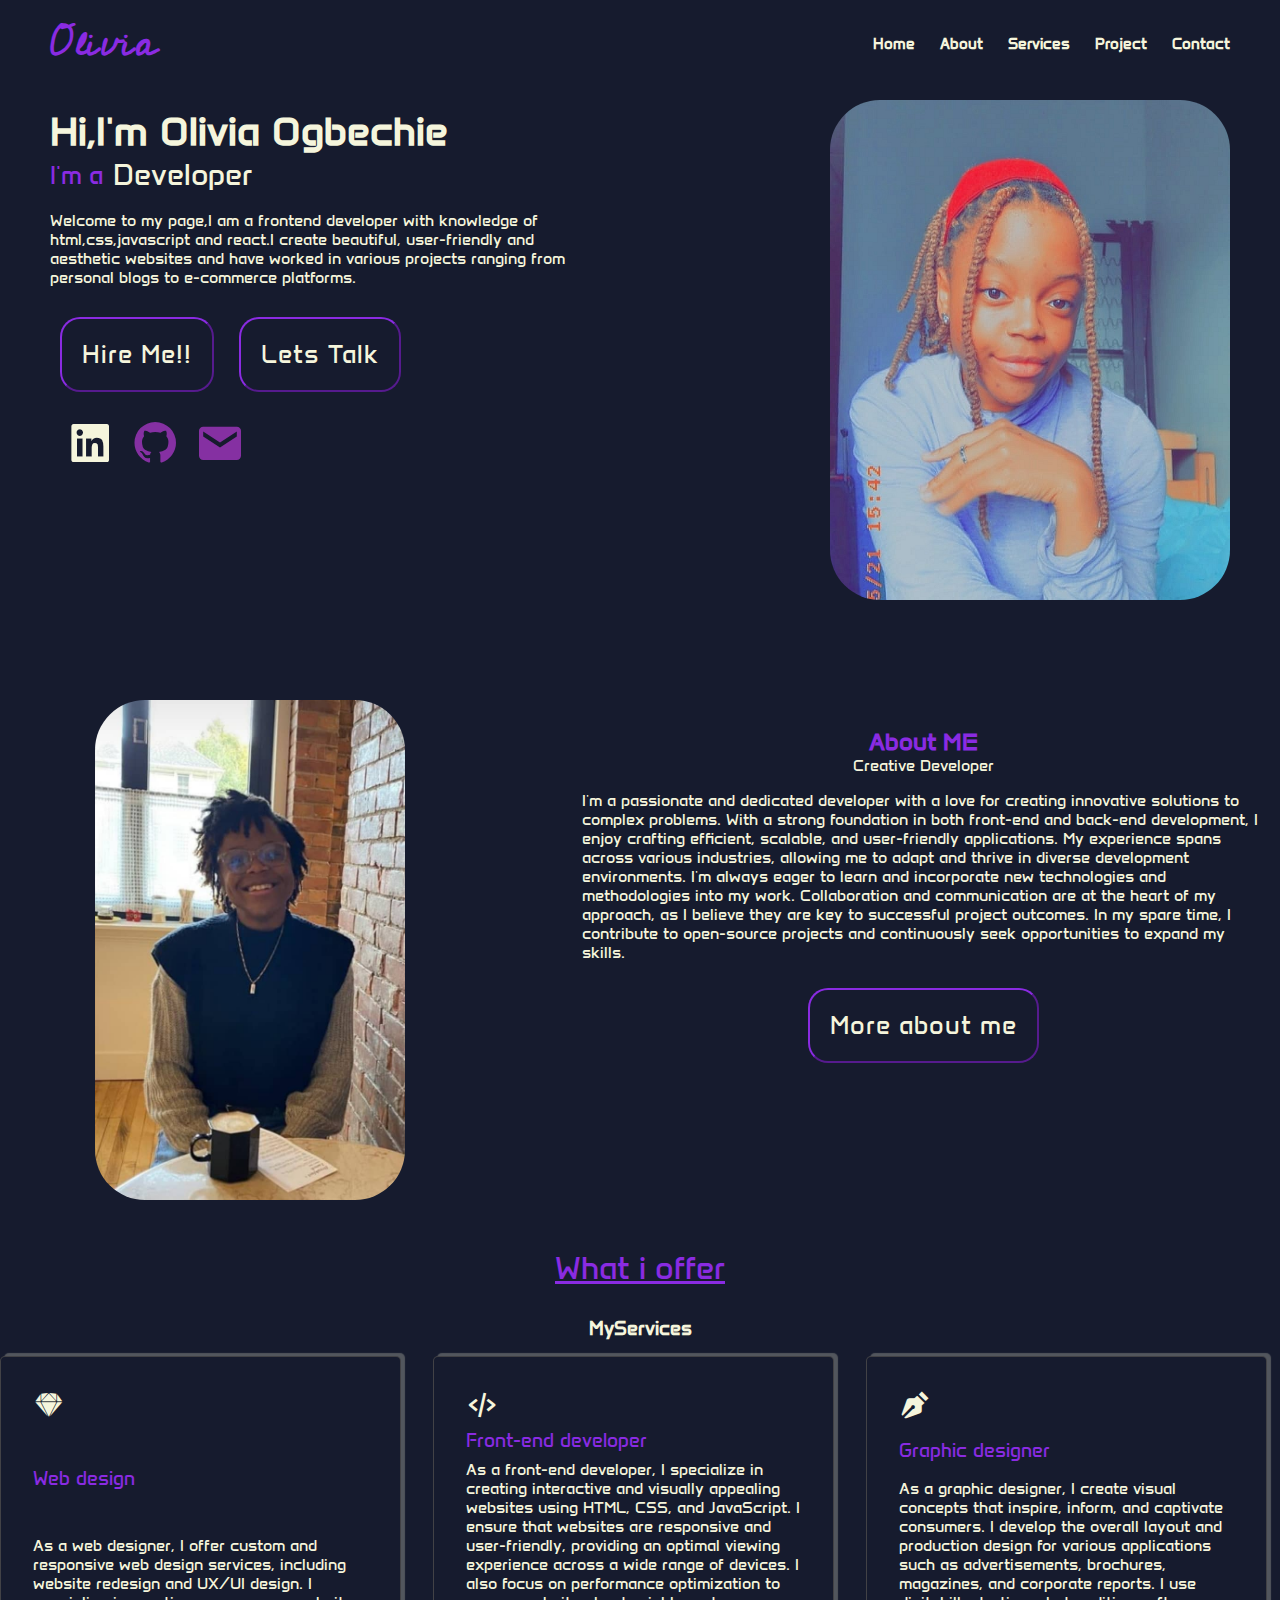
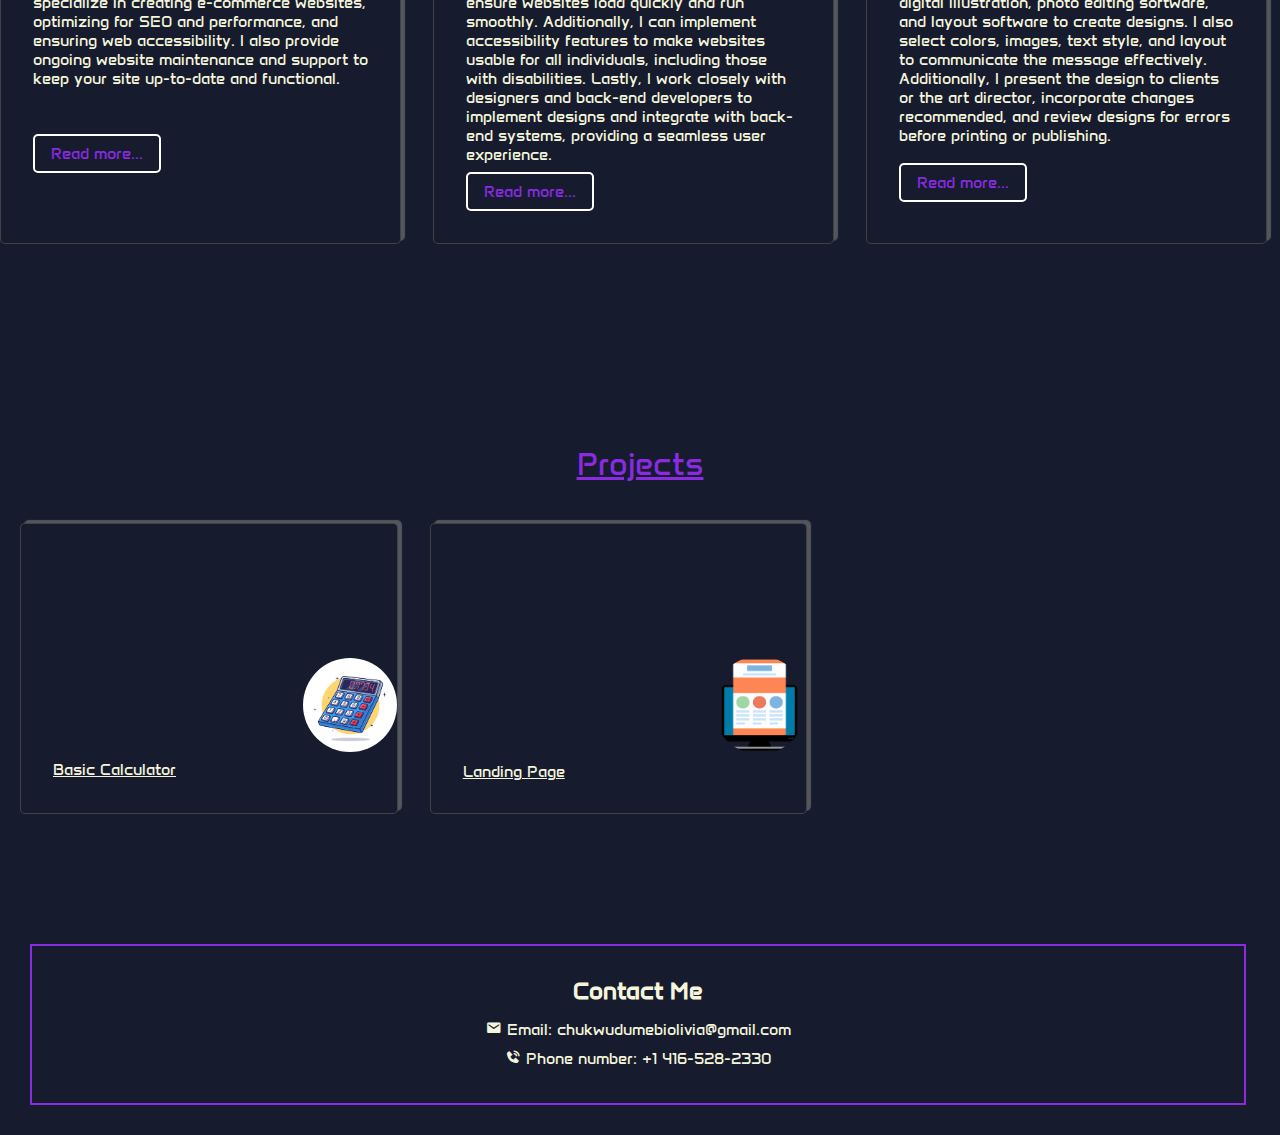
<file: Portfolio/index.html>
<!DOCTYPE html>
<html lang="en">
  <head>
    <meta charset="UTF-8">
    <meta name="viewport" content="width=device-width,initial-scale=1">
    <title>Personal Portfolio</title>
    <link rel="stylesheet" href="style.css">
    <link href='https://unpkg.com/boxicons@2.1.4/css/boxicons.min.css'
      rel='stylesheet'>
  </head>

  <body>
    <header class="header">
      <a href="#" class="header-name">Olivia</a>

      <nav class="navbar">
        <a href="#home_section">Home</a>
        <a href="#about_section">About</a>
        <a href="#service_section">Services</a>
        <a href="#project_section">Project</a>
        <a href="#contact_section">Contact</a>
      </nav>
    </header>

    <section class="home" id="home_section">
      <div class="home-content">
        <h1 class="Introduction">Hi,I'm Olivia Ogbechie</h1>

        <div class="wrapper">
          <div class="static-txt">I'm a</div>
          <ul class="dynamic-txt">
            <li><span>Developer</span></li>
            <li><span>Freelancer</span></li>
            <li><span>Blogger</span></li>
          </ul>
        </div>

        <p>Welcome to my page,I am a frontend developer with knowledge of
          html,css,javascript and react.I create beautiful, user-friendly and
          aesthetic websites and have worked in various projects ranging from
          personal blogs to e-commerce platforms.</p>

        <div class="button">
          <a href="#"><button>Hire Me!!</button></a>
          <a href="#contact_section"><button>Lets Talk</button></a>
        </div>
        <div class="home-icons">
          <a href="https://www.linkedin.com/in/olivia-ogbechie-226131265/" target="_blank"><i class='bx bxl-linkedin-square'></i></a>
          <a href="https://github.com/OliviaOgbechie" target="_blank"><i class='bx bxl-github' style='color:#8530a2'></i></a>
          <a href="chukwudumebiolivia@gmail.com" target="_blank"><i class='bx bxs-envelope bx-tada'
              style='color:#8530a2'></i></a>
        </div>

      </div>

      <img src="img/ME.jpg" alt="My picture">

    </section>

    <section class="About" id="about_section">
      <div class="about_container">
        <div class="about_image">
          <img src="img/IMG-20231122-WA0000.jpg" alt="me">
        </div>
        <div class="about_content">
          <h2 class="about_title">About <span>ME</span></h2>
          <p class="about_subtitle">Creative Developer</p>
          <p class="about_description">I'm a passionate and dedicated developer
            with a love for creating innovative solutions to complex problems.
            With a strong foundation in both front-end and back-end development,
            I enjoy crafting efficient, scalable, and user-friendly
            applications. My experience spans across various industries,
            allowing me to adapt and thrive in diverse development environments.
            I'm always eager to learn and incorporate new technologies and
            methodologies into my work. Collaboration and communication are at
            the heart of my approach, as I believe they are key to successful
            project outcomes. In my spare time, I contribute to open-source
            projects and continuously seek opportunities to expand my
            skills.</p>
          <button class="about_btn">More about me</button>

        </div>
      </div>
    </section>
    <!--About section ends-->

    <!--Service section starts-->
    <section class="service" id="service_section">
      <div class="service_container">
        <p class="service_subtitle">What i offer</p>
        <h3 class="service_title"><span>My</span>Services</h3>
        <div class="service_grid">
          <!--service grid 1-->
          <div class="service_card">
            <i class='bx bxl-sketch'></i>
            <h4>Web design</h4>
            <p>As a web designer, I offer custom and responsive web design
              services, including website redesign and UX/UI design. I
              specialize in creating e-commerce websites, optimizing for SEO and
              performance, and ensuring web accessibility. I also provide
              ongoing website maintenance and support to keep your site
              up-to-date and functional.</p>
            <a href="#" class="read_more">Read more...</a>
          </div>

          <!--service grid 2-->
          <div class="service_card">
            <i class='bx bx-code-alt'></i>
            <h4>Front-end developer</h4>
            <p>As a front-end developer, I specialize in creating interactive
              and visually appealing websites using HTML, CSS, and JavaScript. I
              ensure that websites are responsive and user-friendly, providing
              an optimal viewing experience across a wide range of devices. I
              also focus on performance optimization to ensure websites load
              quickly and run smoothly. Additionally, I can implement
              accessibility features to make websites usable for all
              individuals, including those with disabilities. Lastly, I work
              closely with designers and back-end developers to implement
              designs and integrate with back-end systems, providing a seamless
              user experience.</p>
            <a href="#" class="read_more">Read more...</a>
          </div>

          <!--service grid 3-->
          <div class="service_card">
            <i class='bx bxs-pen'></i>
            <h4>Graphic designer</h4>
            <p>As a graphic designer, I create visual concepts that inspire,
              inform, and captivate consumers. I develop the overall layout and
              production design for various applications such as advertisements,
              brochures, magazines, and corporate reports. I use digital
              illustration, photo editing software, and layout software to
              create designs. I also select colors, images, text style, and
              layout to communicate the message effectively. Additionally, I
              present the design to clients or the art director, incorporate
              changes recommended, and review designs for errors before printing
              or publishing.</p>
            <a href="#" class="read_more">Read more...</a>
          </div>
        </div>
      </div>
    </section>

    <!--Project section stats here-->
    <section class="Project" id="project_section">
      <div class="project_container">
        <p class="project_title">Projects</p>
        <div class="project_grid">
          <!--Project card 1-->
          <div class="project_card">
            <img src="img/9500_2_2_03.jpg" alt="calculator">
            <a href="Calculator - Copy\index.html" target="_blank">Basic Calculator</a>
          </div>
          <!--Project card 2-->
          <div class="project_card">
            <img
              src="img/kisspng-landing-page-advertising-agency-internet-5ae0fbb85be7c5.8196100615246939443765.png"
              alt="Landing page">
            <a href="Landing Page\index.html" target="_blank">Landing Page</a>
          </div>
        </div>
      </div>
    </section>

    <!--Contact section starts here-->
    <section class="contact_container" id="contact_section">
      <div class="contact_title">
        <h2 class="contact_me">Contact Me</h2>
      </div>
      <footer class="footer">

        <p class="email"><i class='bx bxs-envelope'></i> Email:
          chukwudumebiolivia@gmail.com</p>
        <p class="number"><i class='bx bxs-phone-call'></i> Phone number: +1
          416-528-2330</p>

      </footer>

    </section>

  </body>
</html>
</file>
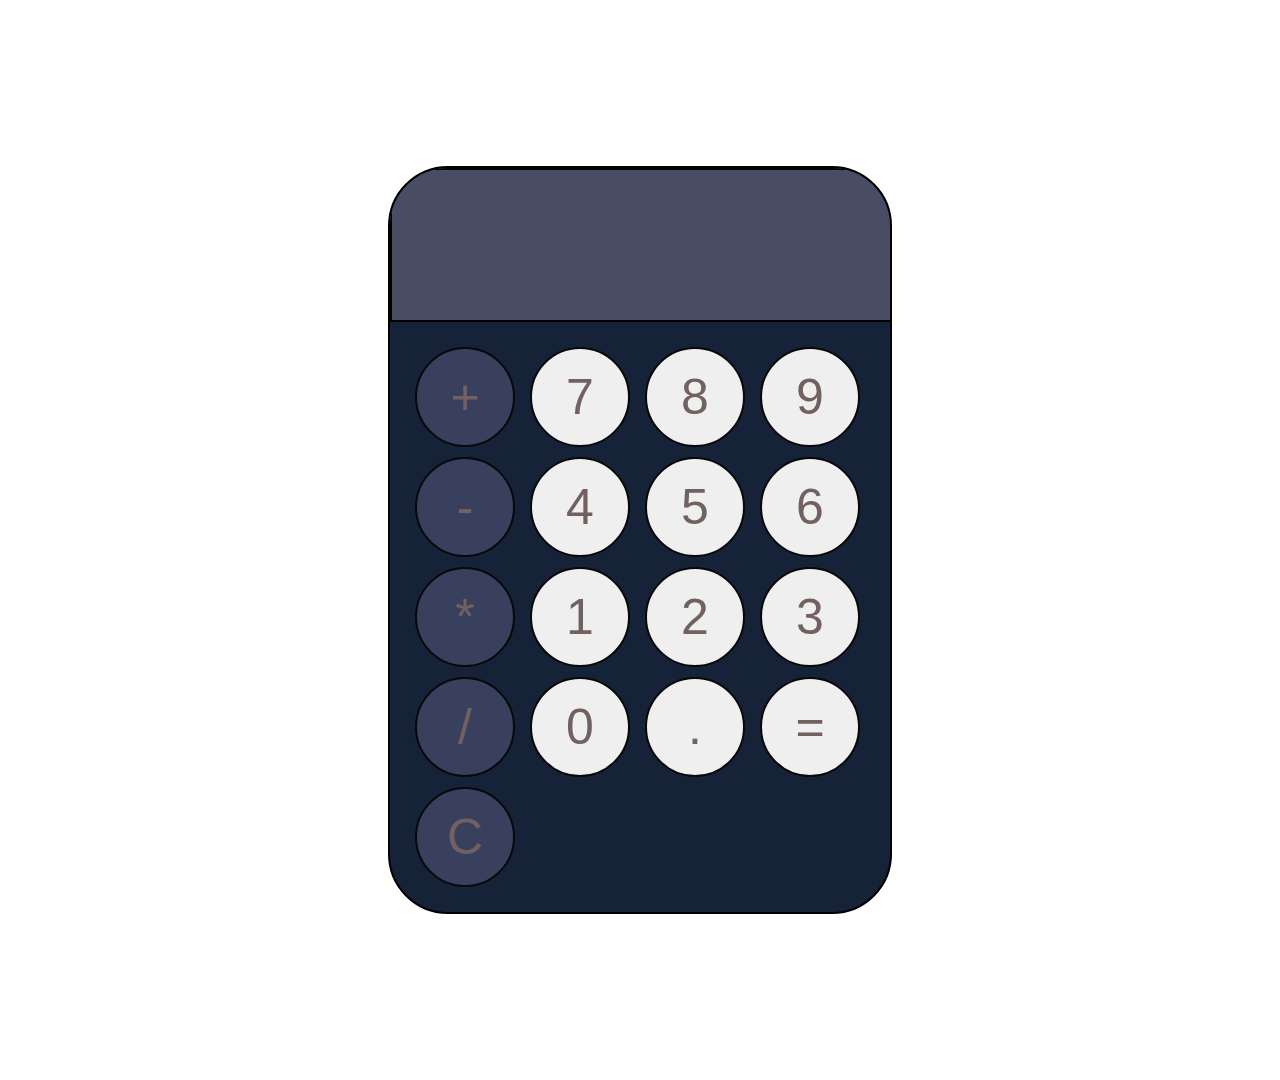
<file: Portfolio/Calculator - Copy/index.html>
<!DOCTYPE html>
<html lang="en">
  <head>
    <meta charset="UTF-8">
    <meta name="viewport" content="width=device-width", initial-scale="1.0">
    <title>Calculator</title>
    <link rel="stylesheet" href="styles.css">
  </head>

  <body>
    <div id="container">
      <input id="display" readonly>
      <div id="keys">
        <button onclick="toDisplay('+')" class="operator-btn">+</button>
        <button onclick="toDisplay('7')">7</button>
        <button onclick="toDisplay('8')">8</button>
        <button onclick="toDisplay('9')">9</button>
        <button onclick="toDisplay('-')" class="operator-btn">-</button>
        <button onclick="toDisplay('4')">4</button>
        <button onclick="toDisplay('5')">5</button>
        <button onclick="toDisplay('6')">6</button>
        <button onclick="toDisplay('*')" class="operator-btn">*</button>
        <button onclick="toDisplay('1')">1</button>
        <button onclick="toDisplay('2')">2</button>
        <button onclick="toDisplay('3')">3</button>
        <button onclick="toDisplay('/')" class="operator-btn">/</button>
        <button onclick="toDisplay('0')">0</button>
        <button onclick="toDisplay('.')">.</button>
        <button onclick="calculate()">=</button>
        <button onclick="clearTheDisplay()" class="operator-btn">C</button>
        
      </div>

    </div>
    <script src="calculator.js"></script>
  </body>
</html>
</file>
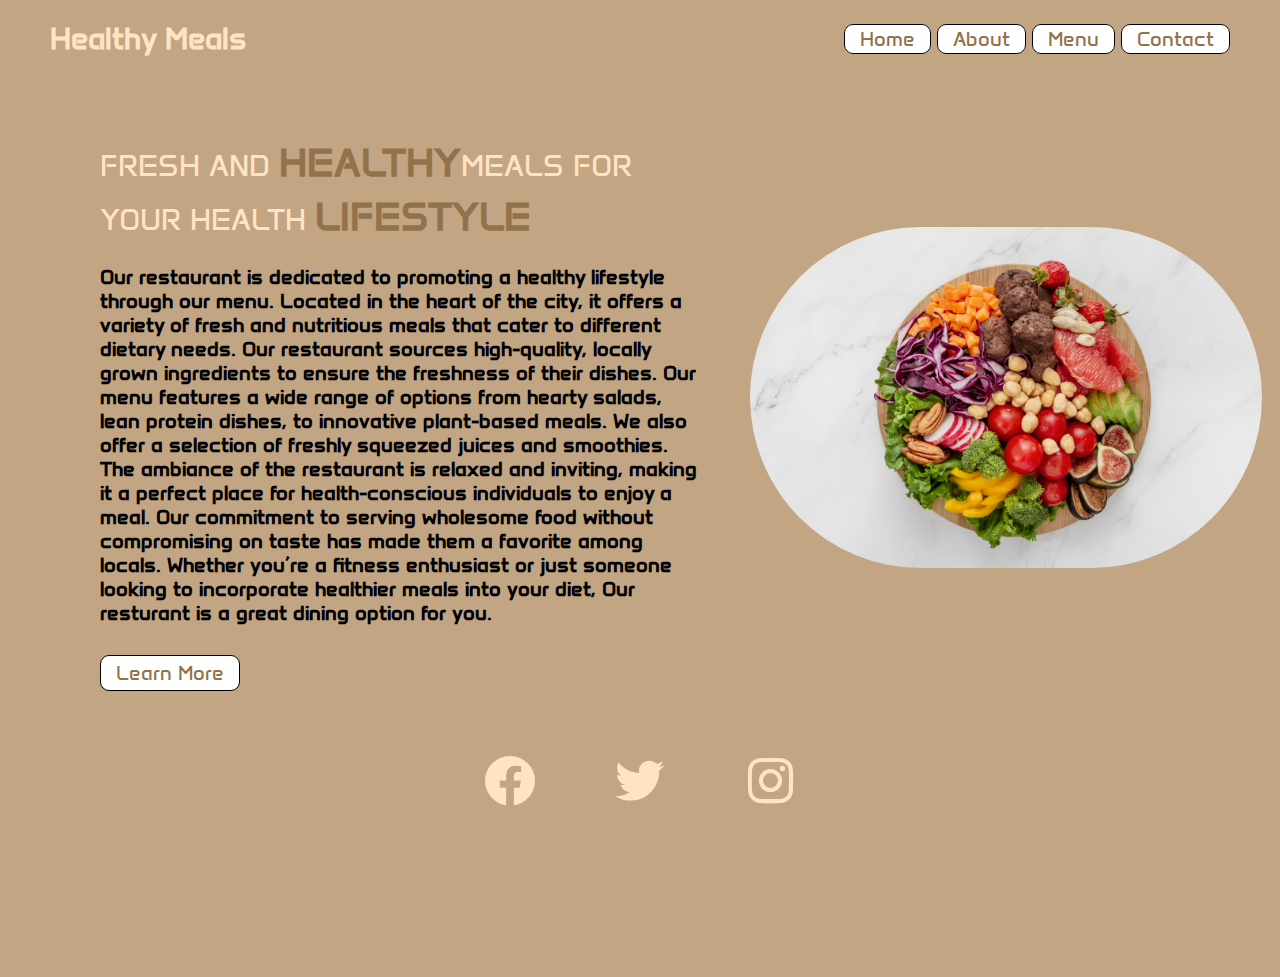
<file: Portfolio/Landing Page/index.html>
<!DOCTYPE html>
<html lang="en">
  <head>
    <meta charset="UTF-8">
    <meta name="viewport" content="width=device-width", initial-scale="1.0">
    <title>Landing Page</title>
    <link rel="stylesheet" href="Page.css">
    <link href='https://unpkg.com/boxicons@2.1.4/css/boxicons.min.css' rel='stylesheet'>
  </head>

  <body>
    <input type="checkbox" id="check">
    <header class="header">
      <a href="#" class="logo">
        <h1>Healthy Meals</h1>
      </a>

      <nav class="nav_menu">
        
        <a href="#" class="nav_item">Home</a>
        <a href="#" class="nav_item">About</a>
        <a href="#" class="nav_item">Menu</a>
        <a href="#" class="nav_item">Contact</a>

      </nav>
      <label for="check">
        <i class='bx bx-menu'></i>
        <i class='bx bx-x-circle'></i>
      </label>
    </header>
    <!--Header section ends here-->

    <section class="home">
      <div class="content">
        <h1 class="heading1">Fresh and <span>healthy</span>meals for your health <span>lifestyle</span></h1>
        <p class="description">Our restaurant is dedicated to promoting a healthy lifestyle through our menu. Located in the heart of the city, it offers a variety of fresh and nutritious meals that cater to different dietary needs. Our restaurant sources high-quality, locally grown ingredients to ensure the freshness of their dishes. Our menu features a wide range of options from hearty salads, lean protein dishes, to innovative plant-based meals. We also offer a selection of freshly squeezed juices and smoothies. The ambiance of the restaurant is relaxed and inviting, making it a perfect place for health-conscious individuals to enjoy a meal. Our commitment to serving wholesome food without compromising on taste has made them a favorite among locals. Whether you’re a fitness enthusiast or just someone looking to incorporate healthier meals into your diet, Our resturant is a great dining option for you.</p>
        <a><button class="btn">Learn More</button></a>
        
      </div>

      <img src="img/flexitarian-diet-food-arrangement.jpg" alt="">
      

      <div class="media-icons">
        <a href="#" class="facebook"><i class='bx bxl-facebook-circle'></i></a>
        <a href="#" class="twitter"><i class='bx bxl-twitter bx-tada' ></i></a>
        <a href="#" class="instagram"><i class='bx bxl-instagram'></i></a>
      </div>    
      
    </section>
    



    <script src=""></script>
  </body>
</html>
</file>
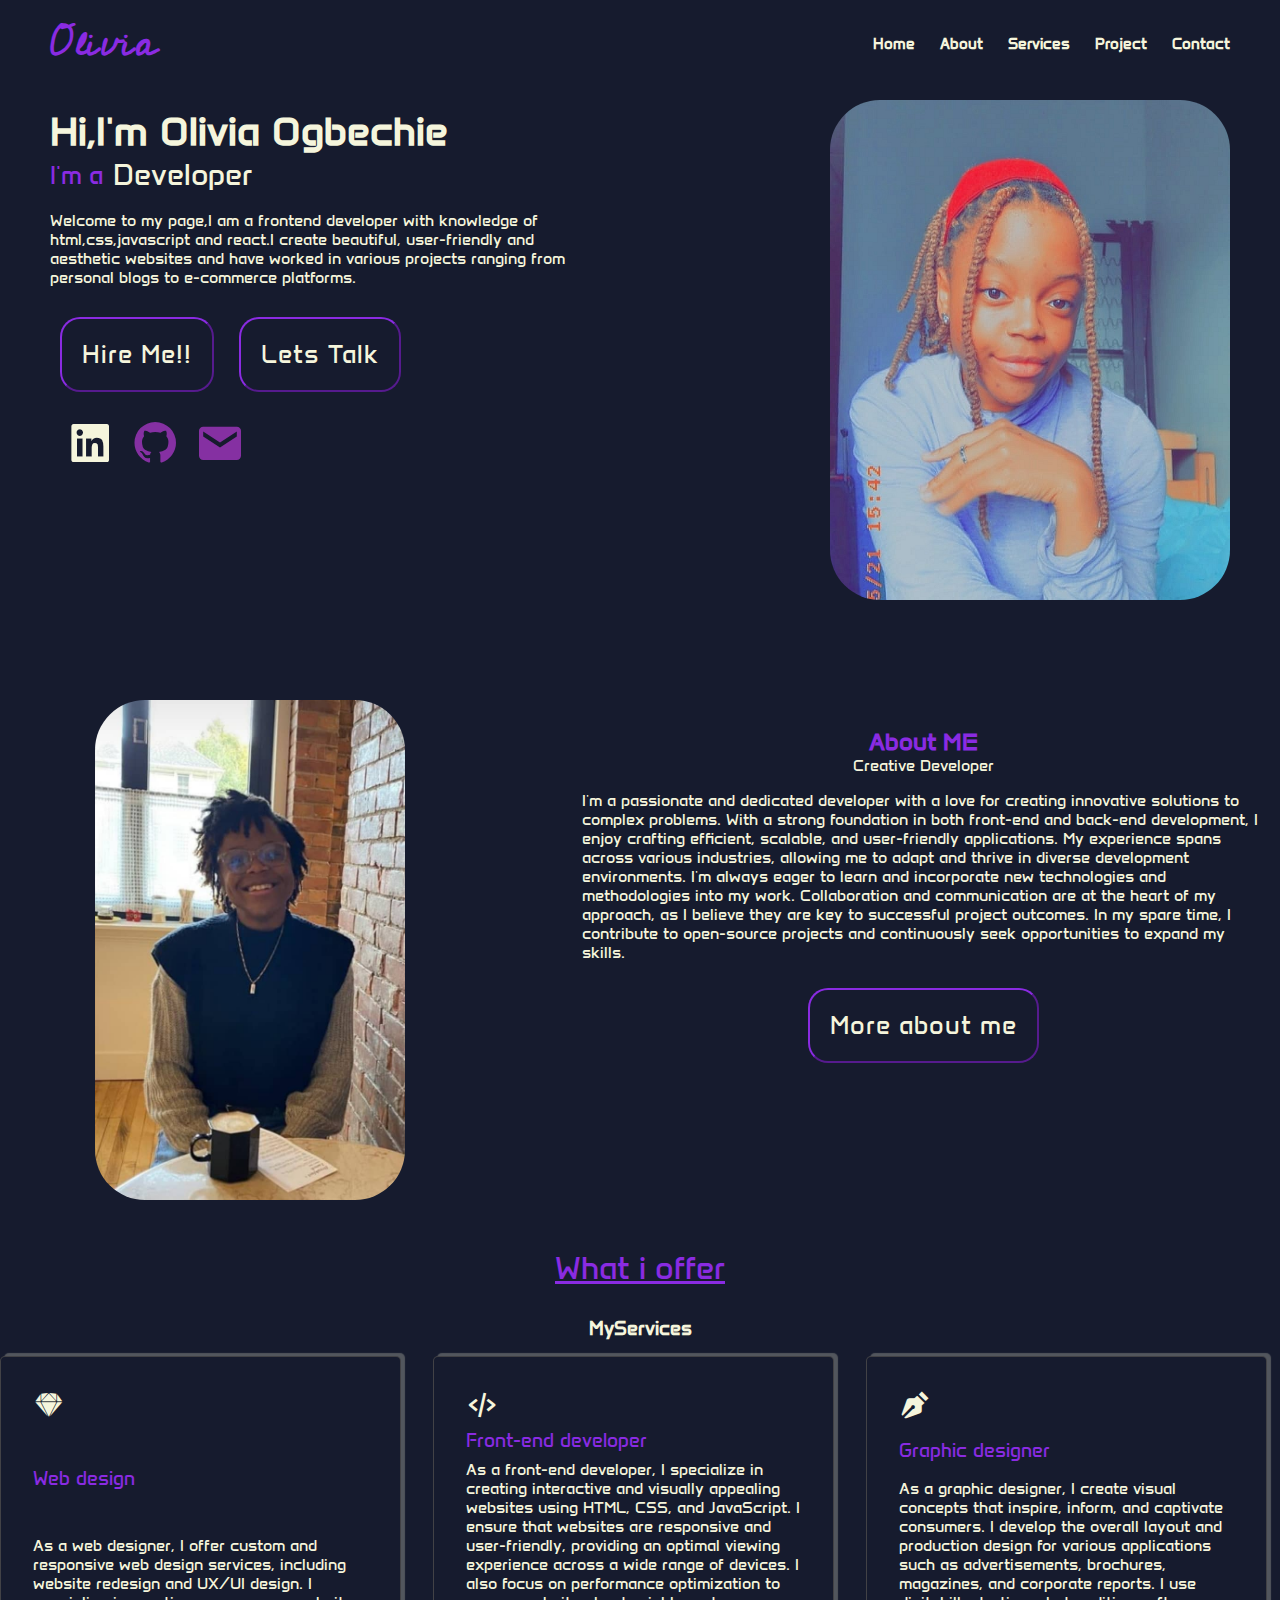
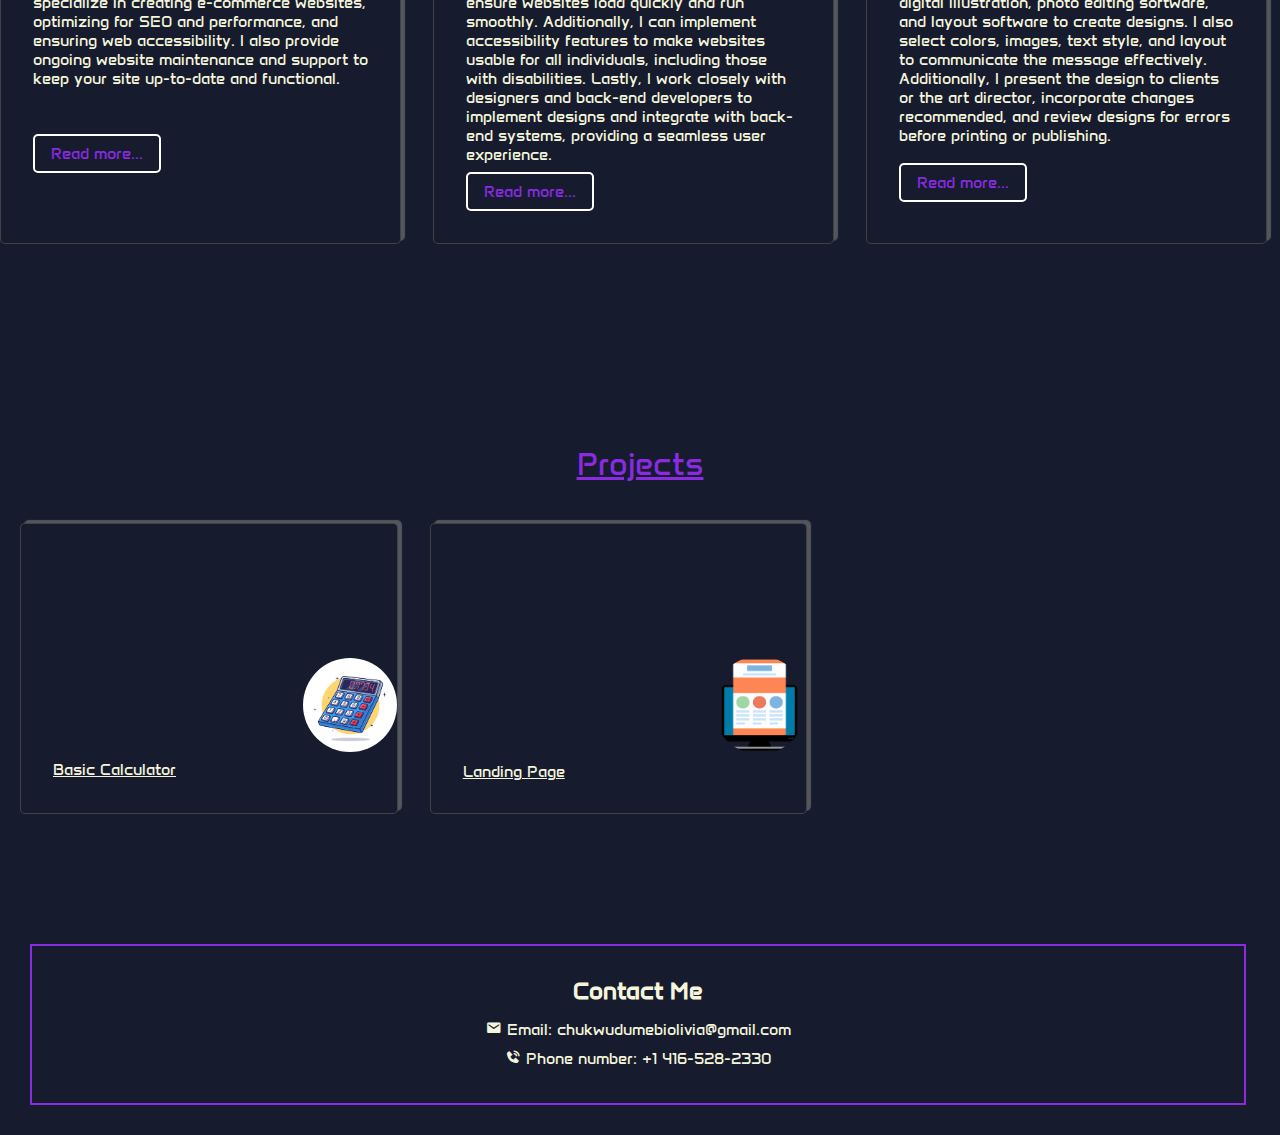
<file: Portfolio/main.html>
<!DOCTYPE html>
<html lang="en">
  <head>
    <meta charset="UTF-8">
    <meta name="viewport" content="width=device-width,initial-scale=1">
    <title>Personal Portfolio</title>
    <link rel="stylesheet" href="style.css">
    <link href='https://unpkg.com/boxicons@2.1.4/css/boxicons.min.css'
      rel='stylesheet'>
  </head>

  <body>
    <header class="header">
      <a href="#" class="header-name">Olivia</a>

      <nav class="navbar">
        <a href="#home_section">Home</a>
        <a href="#about_section">About</a>
        <a href="#service_section">Services</a>
        <a href="#project_section">Project</a>
        <a href="#contact_section">Contact</a>
      </nav>
    </header>

    <section class="home" id="home_section">
      <div class="home-content">
        <h1 class="Introduction">Hi,I'm Olivia Ogbechie</h1>

        <div class="wrapper">
          <div class="static-txt">I'm a</div>
          <ul class="dynamic-txt">
            <li><span>Developer</span></li>
            <li><span>Freelancer</span></li>
            <li><span>Blogger</span></li>
          </ul>
        </div>

        <p>Welcome to my page,I am a frontend developer with knowledge of
          html,css,javascript and react.I create beautiful, user-friendly and
          aesthetic websites and have worked in various projects ranging from
          personal blogs to e-commerce platforms.</p>

        <div class="button">
          <a href="#"><button>Hire Me!!</button></a>
          <a href="#contact_section"><button>Lets Talk</button></a>
        </div>
        <div class="home-icons">
          <a href="https://www.linkedin.com/in/olivia-ogbechie-226131265/" target="_blank"><i class='bx bxl-linkedin-square'></i></a>
          <a href="https://github.com/OliviaOgbechie" target="_blank"><i class='bx bxl-github' style='color:#8530a2'></i></a>
          <a href="chukwudumebiolivia@gmail.com" target="_blank"><i class='bx bxs-envelope bx-tada'
              style='color:#8530a2'></i></a>
        </div>

      </div>

      <img src="img/ME.jpg" alt="My picture">

    </section>

    <section class="About" id="about_section">
      <div class="about_container">
        <div class="about_image">
          <img src="img/IMG-20231122-WA0000.jpg" alt="me">
        </div>
        <div class="about_content">
          <h2 class="about_title">About <span>ME</span></h2>
          <p class="about_subtitle">Creative Developer</p>
          <p class="about_description">I'm a passionate and dedicated developer
            with a love for creating innovative solutions to complex problems.
            With a strong foundation in both front-end and back-end development,
            I enjoy crafting efficient, scalable, and user-friendly
            applications. My experience spans across various industries,
            allowing me to adapt and thrive in diverse development environments.
            I'm always eager to learn and incorporate new technologies and
            methodologies into my work. Collaboration and communication are at
            the heart of my approach, as I believe they are key to successful
            project outcomes. In my spare time, I contribute to open-source
            projects and continuously seek opportunities to expand my
            skills.</p>
          <button class="about_btn">More about me</button>

        </div>
      </div>
    </section>
    <!--About section ends-->

    <!--Service section starts-->
    <section class="service" id="service_section">
      <div class="service_container">
        <p class="service_subtitle">What i offer</p>
        <h3 class="service_title"><span>My</span>Services</h3>
        <div class="service_grid">
          <!--service grid 1-->
          <div class="service_card">
            <i class='bx bxl-sketch'></i>
            <h4>Web design</h4>
            <p>As a web designer, I offer custom and responsive web design
              services, including website redesign and UX/UI design. I
              specialize in creating e-commerce websites, optimizing for SEO and
              performance, and ensuring web accessibility. I also provide
              ongoing website maintenance and support to keep your site
              up-to-date and functional.</p>
            <a href="#" class="read_more">Read more...</a>
          </div>

          <!--service grid 2-->
          <div class="service_card">
            <i class='bx bx-code-alt'></i>
            <h4>Front-end developer</h4>
            <p>As a front-end developer, I specialize in creating interactive
              and visually appealing websites using HTML, CSS, and JavaScript. I
              ensure that websites are responsive and user-friendly, providing
              an optimal viewing experience across a wide range of devices. I
              also focus on performance optimization to ensure websites load
              quickly and run smoothly. Additionally, I can implement
              accessibility features to make websites usable for all
              individuals, including those with disabilities. Lastly, I work
              closely with designers and back-end developers to implement
              designs and integrate with back-end systems, providing a seamless
              user experience.</p>
            <a href="#" class="read_more">Read more...</a>
          </div>

          <!--service grid 3-->
          <div class="service_card">
            <i class='bx bxs-pen'></i>
            <h4>Graphic designer</h4>
            <p>As a graphic designer, I create visual concepts that inspire,
              inform, and captivate consumers. I develop the overall layout and
              production design for various applications such as advertisements,
              brochures, magazines, and corporate reports. I use digital
              illustration, photo editing software, and layout software to
              create designs. I also select colors, images, text style, and
              layout to communicate the message effectively. Additionally, I
              present the design to clients or the art director, incorporate
              changes recommended, and review designs for errors before printing
              or publishing.</p>
            <a href="#" class="read_more">Read more...</a>
          </div>
        </div>
      </div>
    </section>

    <!--Project section stats here-->
    <section class="Project" id="project_section">
      <div class="project_container">
        <p class="project_title">Projects</p>
        <div class="project_grid">
          <!--Project card 1-->
          <div class="project_card">
            <img src="img/9500_2_2_03.jpg" alt="calculator">
            <a href="Calculator - Copy\index.html" target="_blank">Basic Calculator</a>
          </div>
          <!--Project card 2-->
          <div class="project_card">
            <img
              src="img/kisspng-landing-page-advertising-agency-internet-5ae0fbb85be7c5.8196100615246939443765.png"
              alt="Landing page">
            <a href="Landing Page\index.html" target="_blank">Landing Page</a>
          </div>
        </div>
      </div>
    </section>

    <!--Contact section starts here-->
    <section class="contact_container" id="contact_section">
      <div class="contact_title">
        <h2 class="contact_me">Contact Me</h2>
      </div>
      <footer class="footer">

        <p class="email"><i class='bx bxs-envelope'></i> Email:
          chukwudumebiolivia@gmail.com</p>
        <p class="number"><i class='bx bxs-phone-call'></i> Phone number: +1
          416-528-2330</p>

      </footer>

    </section>

  </body>
</html>
</file>
<file: Portfolio/style.css>
@import url("https://fonts.googleapis.com/css2?family=Anta&display=swap");
@import url("https://fonts.googleapis.com/css2?family=Cedarville+Cursive&display=swap");

* {
	margin: 0;
	padding: 0;
	box-sizing: border-box;
	font-family: Anta;
	color: beige;
	background-color: rgb(22, 27, 46);
}

.header {
	position: fixed;
	top: 0px;
	left: 0px;
	width: 100%;
	padding: 5px 50px;
	display: flex;
	justify-content: space-between;
	align-items: center;
}

.header-name {
	font-size: 40px;
	color: blueviolet;
	text-decoration: none;
	font-weight: bolder;
	font-family: "Cedarville Cursive";
}

.navbar a {
	font-size: 15px;
	text-decoration: none;
	font-weight: bold;
	margin-left: 20px;
}
.navbar a:hover {
	text-decoration: underline;
	color: blueviolet;
	transition-duration: 800ms;
	cursor: pointer;
}

.home {
	display: flex;
	align-items: center;
	height: 600px;
	padding: 5px 50px;
}

.home-content {
	max-width: 600px;
}
.Introduction {
	font-size: 40px;
	font-weight: 300px;
	line-height: 1.2;
	margin-bottom: 5px;
}

.wrapper{
  display: inline-flex;
}


.home-content .wrapper .static-txt {
	font-size: 25px;
	font-weight: 200px;
	color: blueviolet;
}
.dynamic-txt{
  margin-left: 10px;
  margin-top: -10px;
  height: 40px;
  line-height:50px;
  overflow: hidden;

}
.dynamic-txt li{
  list-style: none;
  font-size: 25px;
  font-weight: 300;  
}

.dynamic-txt li span{
  font-size: 30px;
  font-weight: bolder;
  position: relative;
}
.dynamic-txt li span::after{
  content: '';
  position: absolute;
  left: 0;
  height: 100%;
  width: 100%;
}

.home-content p {
	margin-top: 20px;
	margin-bottom: 20px;
}
button {
	margin: 10px;
	padding: 20px;
	font-size: 25px;
	border-radius: 20px;
	border-color: blueviolet;

	background-color: transparent;
	letter-spacing: 1px;
	justify-content: center;
	align-items: center;
}
button:hover {
	background-color: rgb(111, 57, 161);
	box-shadow: 5px 5px 1px 3px rgb(55, 29, 80);
	transition-duration: 0.3s;
}
.home-icons {
	font-size: 50px;
	margin: 15px;
}
img {
  height: 500px;
  margin-left: 250px;
  margin-top: 100px;
  border-radius: 50px;
}

.about{
	background-color: blueviolet;
	
}

.about_container{
	display: flex;
	flex-direction: row;
	gap: 1rem;
	transition-property: all;
	transition-timing-function: ease-in-out;
	transition-duration: 2s;
	
}
.about_title{
	color: blueviolet;
}
.about_title span{
	color: blueviolet;
}

.about_image, .about_content{
	flex: 1;
	display: flex;
	align-items: center;
	justify-content: center;
	flex-direction: column;
}

.about_image{
	max-width: 250px;
	margin-right: 300px;
}
.about_description{
	padding: 1rem;
	text-align: left;
}


.service{
	background-color: blueviolet;
	
}
.service_subtitle{
	text-align: center;
	font-size: 2rem;
	padding-top: 3rem;
	padding-bottom: 0;
	color: blueviolet;
	text-decoration: underline;

}
.service_title{
	text-align: center;
	padding-top: 30px;
	padding-bottom: 0;

}
.service_grid, .project_grid{
	display: grid;
	grid-template-columns: repeat(3, 1fr);
	gap: 2rem;
	margin-top: 1rem;
	max-width: 99%;
}
.project_grid{
	display: grid;
	grid-template-columns: repeat(3, 1fr);
	padding:0 50px 100px 20px;
	margin: 0;

}
.project_title{
	padding-top:200px;
	text-align: center;
	font-size: 2rem;
	margin-bottom: 40px;
	text-decoration: underline;
	color: blueviolet;
}
.project_card{
	display: grid;
	place-content: center;
	border-radius: 5px;
	border:1px solid rgba(77, 76, 76, 0.801);
	overflow: hidden;
	cursor: pointer;	
	
}
.project_card img{
	max-width:30%;
	height:auto;
	justify-content:center;
	transition: scale 0.3s;
}
.project_card:hover img{
	scale:1.1;
}

.service_card, .project_card{
	display: grid;
	align-items: flex-start;
	gap: 0.5rem;
	padding: 2rem;
	border-radius: 5px;
	border: 1px solid rgba(77, 76, 76, 0.801);
	
	box-shadow:4px -3px 1px rgba(245, 245, 220, 0.274) ;
}

.service_card i{
	font-size: 2rem;
}
.service_card h4{
	font-size: 1.2rem;
	font-weight: 300;
	color: blueviolet;
}

.service_card .read_more{
	text-decoration: none;
	color: blueviolet;
	width: max-content;
	padding: 0.5rem 1rem;
	font-size: 1rem;
	border: 2px solid white;
	border-radius: 5px;
	cursor: pointer;
}
.service_card .read_more:hover{
	background-color: blueviolet;
	color: white;
	box-shadow: 3px 4px 1px rgba(245, 245, 220, 0.5);

}
.contact_container{
	border: 2px solid blueviolet;
	width: 95%;
	height: auto;
	text-align: center;
	padding: 30px;
	margin: 30px;
}
footer{
	padding-top: 10px;	
}
footer p{
	padding: 5px
}

/*@media (width < 750px){
	.navbar a{
		position: absolute;
		width: 100%;
		height: calc(10vh -80vh);
		left: -100%;
		top: 85px;
		flex-direction: column;
		justify-content: center;
		gap: 3rem;
	}
}*/
</file>
<file: Portfolio/Calculator - Copy/styles.css>
body{
  margin: 0;
  display: flex;
  justify-content: center;
  align-items: center;
  height: 120vh;
  
}
#container{
  font-family: Arial, Helvetica, sans-serif;
  background-color: rgba(22, 34, 55, 67);
  max-width: 500px;
  overflow: hidden;
  border: 2px solid black;
  border-radius: 60px;
  
}
#display{
  width: 100%;
  height: 100%;
  padding: 20px;
  font-size: 6rem;
  text-align: left;
  background-color:rgb(72, 77, 100);
  border: 2px solid #000000;
  color: white;

}

#keys{
  display: grid;
  grid-template-columns: repeat(4, 1fr);
  gap: 10px;
  padding: 25px;

}
button{
  width: 100px;
  height: 100px;
  border: 2px solid rgb(8, 8, 8);
  border-radius: 50px;
  font-size: 50px;
  color: rgb(114, 97, 97);
  cursor: pointer;
  font-weight: 200;
}


button:hover{
  background-color: rgb(121, 138, 212);
  color: black;
  transition: 0.1s;
}
button:active{
  background-color: rgba(121, 138, 215, 50%);
}
.operator-btn{
  background-color:rgb(57, 64, 94);
}
</file>
<file: Portfolio/Landing Page/Page.css>
@import url("https://fonts.googleapis.com/css2?family=Anta&family=Rock+Salt&display=swap");

* {
	font-family: "Anta", sans-serif;
	font-size: 20px;
	font-weight: bold;
	text-decoration: none;
	box-sizing: border-box;
	margin: 0;
	padding: 0;
	transition: 0.4s linear;
}
body {
	background-color: rgb(194, 165, 131);
}

header {
	position: relative;
	top: 0;
	width: 100%;
	padding: 20px 50px;
	display: flex;
	justify-content: space-between;
	align-items: center;
}
.header .logo h1 {
	position: relative;
	font-size: 1.5rem;
	color: bisque;
}
header .nav_menu a {
	text-decoration: none;
	background-color: white;
	font-weight: 300;
	padding: 2px 15px;
	border: 1px solid black;
	border-radius: 9px;
	color: rgb(146, 114, 74);
}

header .nav_menu a:hover {
	color: white;
	background-color: rgb(146, 114, 74);
	cursor: pointer;
}

section {
	position: relative;
	width: 100%;
	min-height: 100vh;
	display: flex;
	flex-direction: column;
	justify-content: flex-start;
}

.content {
	max-width: 600px;
	margin: 60px 100px;
}

.content h1 {
	color: bisque;
	font-size: 30px;
	text-transform: uppercase;
	line-height: 50px;
	font-weight: 500;
	margin-bottom: 20px;
}

.content h1 span {
	color: rgb(146, 114, 74);
	font-size: 40px;
	transition: scale 0.3s;
}

.content h1 p {
	font-size: 15px;
	font-weight: 500;
	margin-bottom: 30px;
}

.content .btn {
	text-decoration: none;
	background-color: white;
	font-weight: 500;
	margin-top: 30px;
	padding: 5px 15px;
	border: 1px solid black;
	border-radius: 9px;
	color: rgb(146, 114, 74);
}

.content .btn:hover {
	color: white;
	background-color: rgb(146, 114, 74);
	box-shadow: -4px 3px 3px rgba(255, 255, 255, 0.596);
	letter-spacing: 3px;
	cursor: pointer;
}
img {
	position: absolute;
	top: 150px;
	left: 750px;
	display: flex;
	flex-direction: column;
	height: auto;
	width: 40%;
	border-radius: 200px;
}

.media-icons {
	display: flex;
	justify-content: center;
	align-items: center;
	margin-bottom: 15px;
	margin-top: 0;
}

.media-icons a i {
	position: relative;
	color: bisque;
	font-size: 3rem;
	transition: 0.3s;
	transition-property: transform;
}

.media-icons a:not(:last-child) {
	margin-right: 70px;
}
.media-icons a i:hover {
	transform: scale(1.5);
}

label {
	display: none;
}

#check {
	z-index: 2;
	display: none;
}

/* responsive styles*/
@media (max-width: 960px) {
	header .nav_menu {
		display: none;
	}

	label {
		display: block;
		font-size: 30px;
		cursor: pointer;
		transition: 0.3s;
		transition-property: color;
	}

	label:hover {
		color: rgb(146, 114, 74);
	}

	label .bx-x-circle {
		display: none;
	}

	#check:checked ~ header .nav_menu {
		z-index: 2;
		position: fixed;
		background-color: bisque;
		top: 0;
		left: 0;
		bottom: 0;
		right: 0;
		display: flex;
		flex-direction: column;
		justify-content: center;
		align-items: center;
	}

	#check:checked ~ header .nav_menu a {
		font-weight: 500;
		margin-right: 0;
		margin-bottom: 50px;
		letter-spacing: 1px;
	}

	#check:checked ~ header label .bx-menu {
		display: none;
	}

	#check:checked ~ header label .bx-x-circle {
		z-index: 2;
		display: block;
		position: fixed;
	}

	.content h1 {
		font-size: 45px;
		line-height: 50px;
	}

	.content h1 span {
		font-size: 40px;
		font-weight: 400;
	}
	.content p {
		font-size: 15px;
	}
}

@media (max-width: 560px) {
	.content h1 {
		font-size: 40px;
		line-height: 45px;
	}

	.content h1 span {
		font-size: 35px;
		font-weight: 400;
	}
	.content p {
		font-size: 13px;
	}
}
</file>
